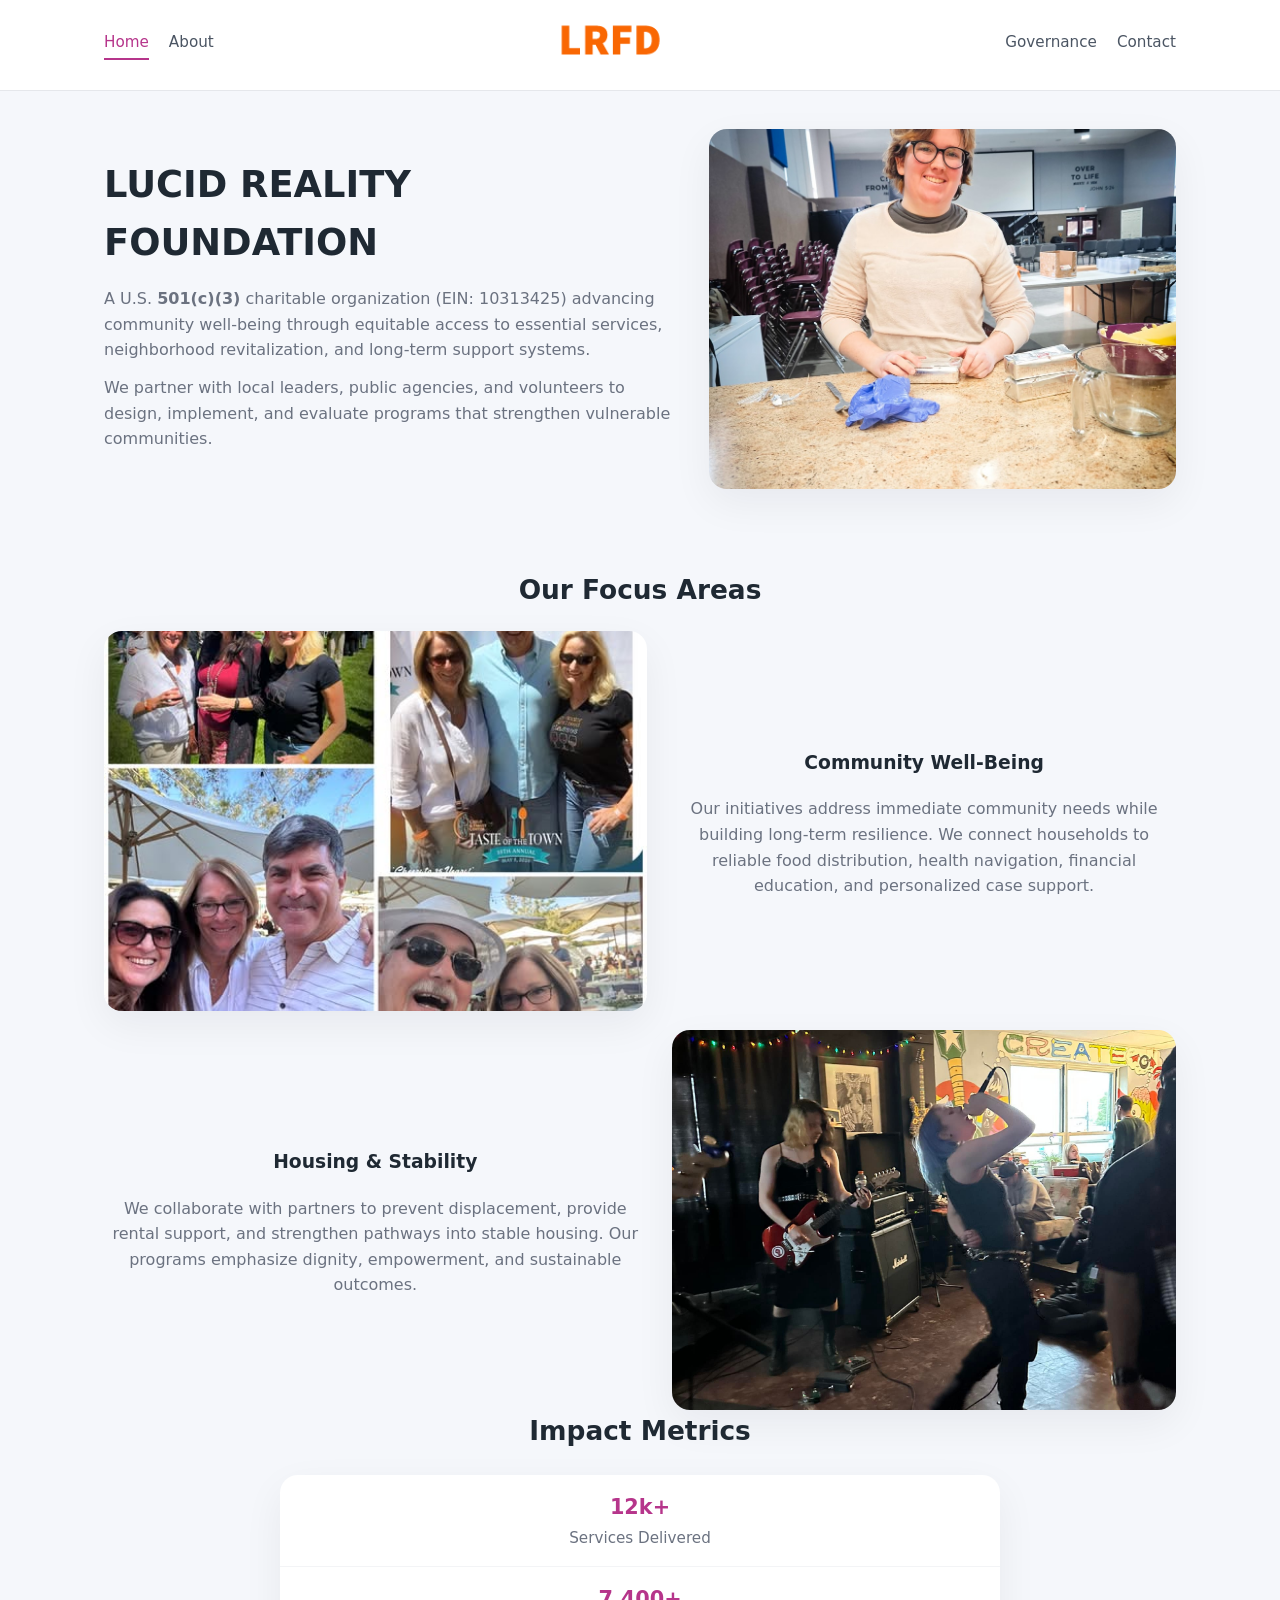
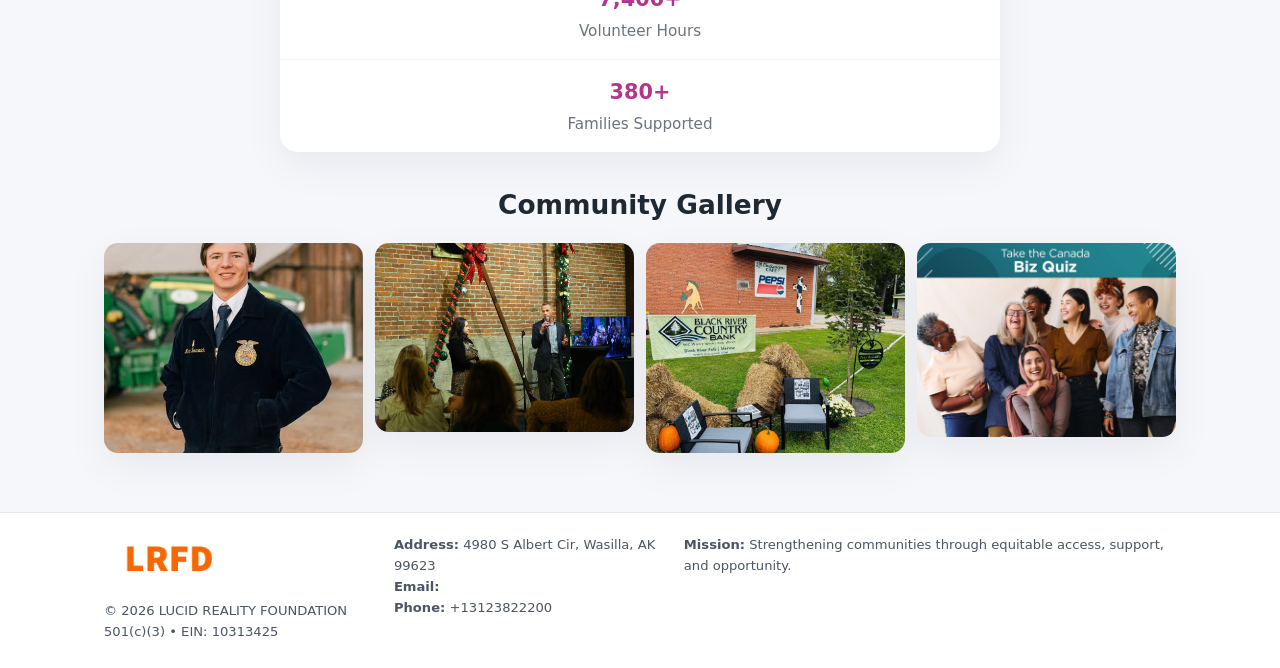
<file: index.html>
<!doctype html>
<html lang="en">
<head>
<meta charset="utf-8"/>
<meta name="viewport" content="width=device-width,initial-scale=1"/>
<title>LUCID REALITY FOUNDATION – Nonprofit • 2025</title>
<link rel="stylesheet" href="assets/styles.css"/>
<link rel="icon" href="images/logo.png"/>

<meta name="data-ein" content="10313425">
<meta name="data-name" content="LUCID REALITY FOUNDATION">
<meta name="data-email" content="">
<meta name="data-phone" content="+13123822200">
<meta name="data-address" content="4980 S Albert Cir,
Wasilla, AK 99623">
<meta name="data-map" content="4980+S+Albert+Cir,+Wasilla,+AK+99623">
  <meta name="description" content="Dedicated to community services, education, and direct relief, LUCID REALITY FOUNDATION collaborates with neighbors and partners to deliver practical help and long-term impact.">
<meta name="facebook-domain-verification" content="nu25pteyb3tldr4dvxd5zksv9ohl4c" />
</head>
<body>
<div style="position:absolute;left:-9999px;top:-9999px;opacity:0" data-uniq="{{UNIQUE_BLOB}}">
  <span>Dedicated to community services, education, and direct relief, LUCID REALITY FOUNDATION collaborates with neighbors and partners to deliver practical help and long-term impact.</span><svg width="12" height="12" viewBox="0 0 12 12" xmlns="http://www.w3.org/2000/svg"><circle cx="6" cy="6" r="5" fill="#9d174d"/></svg><img src="images/relief.jpg" width="1" height="1" alt="" loading="lazy"/>
</div>


<header>
  <div class="header-inner">
    <nav>
      <a class="active" href="index.html">Home</a>
      <a href="about.html">About</a>
    </nav>
    <a href="index.html"><img src="images/logo.png" style="width:150px"></a>
    <nav>
      <a href="governance.html">Governance</a>
      <a href="contact.html">Contact</a>
    </nav>
  </div>
</header>

<div class="cf5dcd8dafb">
  <div class="hero-wrap">
    <div>
      <h1>LUCID REALITY FOUNDATION</h1>
      <p class="c5d02ac243c">
        A U.S. <strong>501(c)(3)</strong> charitable organization (EIN: 10313425) advancing
        community well-being through equitable access to essential services,
        neighborhood revitalization, and long-term support systems.
      </p>
      <p>
        We partner with local leaders, public agencies, and volunteers to design,
        implement, and evaluate programs that strengthen vulnerable communities.
      </p>
    </div>
    <img src="images/hero.jpg" alt="Community support">
  </div>
</div>

<section class="section">
  <h2>Our Focus Areas</h2>

  <div class="zig">
    <img src="images/jobs.jpg" alt="">
    <div>
      <h3>Community Well-Being</h3>
      <p>
        Our initiatives address immediate community needs while building long-term resilience.
        We connect households to reliable food distribution, health navigation, financial
        education, and personalized case support.
      </p>
    </div>
  </div>

  <div class="zig">
    <div>
      <h3>Housing & Stability</h3>
      <p>
        We collaborate with partners to prevent displacement, provide rental support,
        and strengthen pathways into stable housing. Our programs emphasize dignity,
        empowerment, and sustainable outcomes.
      </p>
    </div>
    <img src="images/land.jpg" alt="">
  </div>

  <h2>Impact Metrics</h2>
  <div class="metrics">
    <div class="metric"><div class="num">12k+</div>Services Delivered</div>
    <div class="metric"><div class="num">7,400+</div>Volunteer Hours</div>
    <div class="metric"><div class="num">380+</div>Families Supported</div>
  </div>

  <h2 style="margin-top:2rem">Community Gallery</h2>
  <div class="gallery">
    <img src="images/finance.jpg" alt="">
    <img src="images/education.jpg" alt="">
    <img src="images/community.jpg" alt="">
    <img src="images/programs.jpg" alt="">
  </div>
</section>

<footer>
  <div class="footer-inner">
    <div>
      <img src="images/logo.png" style="width:130px;margin-bottom:.5rem">
      <div class="small">© <span id="year"></span> LUCID REALITY FOUNDATION</div>
      <div class="small">501(c)(3) • EIN: 10313425</div>
    </div>
    <div><div class="small"><strong>Address:</strong> 4980 S Albert Cir,
Wasilla, AK 99623</div><div class="small"><strong>Email:</strong> </div><div class="small"><strong>Phone:</strong> +13123822200</div></div>
    <div><div class="small"><strong>Mission:</strong> Strengthening communities through equitable access, support, and opportunity.</div></div>
  </div>
</footer>

<script>
(() => {
  const y=document.getElementById("year");
  if(y) y.textContent=new Date().getFullYear();

  function g(n){let el=document.querySelector(`meta[name="${n}"]`);return el?el.content:"";}
  function h(s){let x=2166136261>>>0;for(let i=0;i<s.length;i++){x^=s.charCodeAt(i);x=(x*16777619)>>>0;}return x>>>0;}

  let id=(g("data-ein")||"x").replace(/\D+/g,"") || g("data-name");
  let k=h(String(id));
  let H=k%360,S=55+(k%20),L=46;
  document.documentElement.style.setProperty("--brand",`hsl(${H} ${S}% ${L}%)`);
})();
</script>
</body>
</html>
</file>
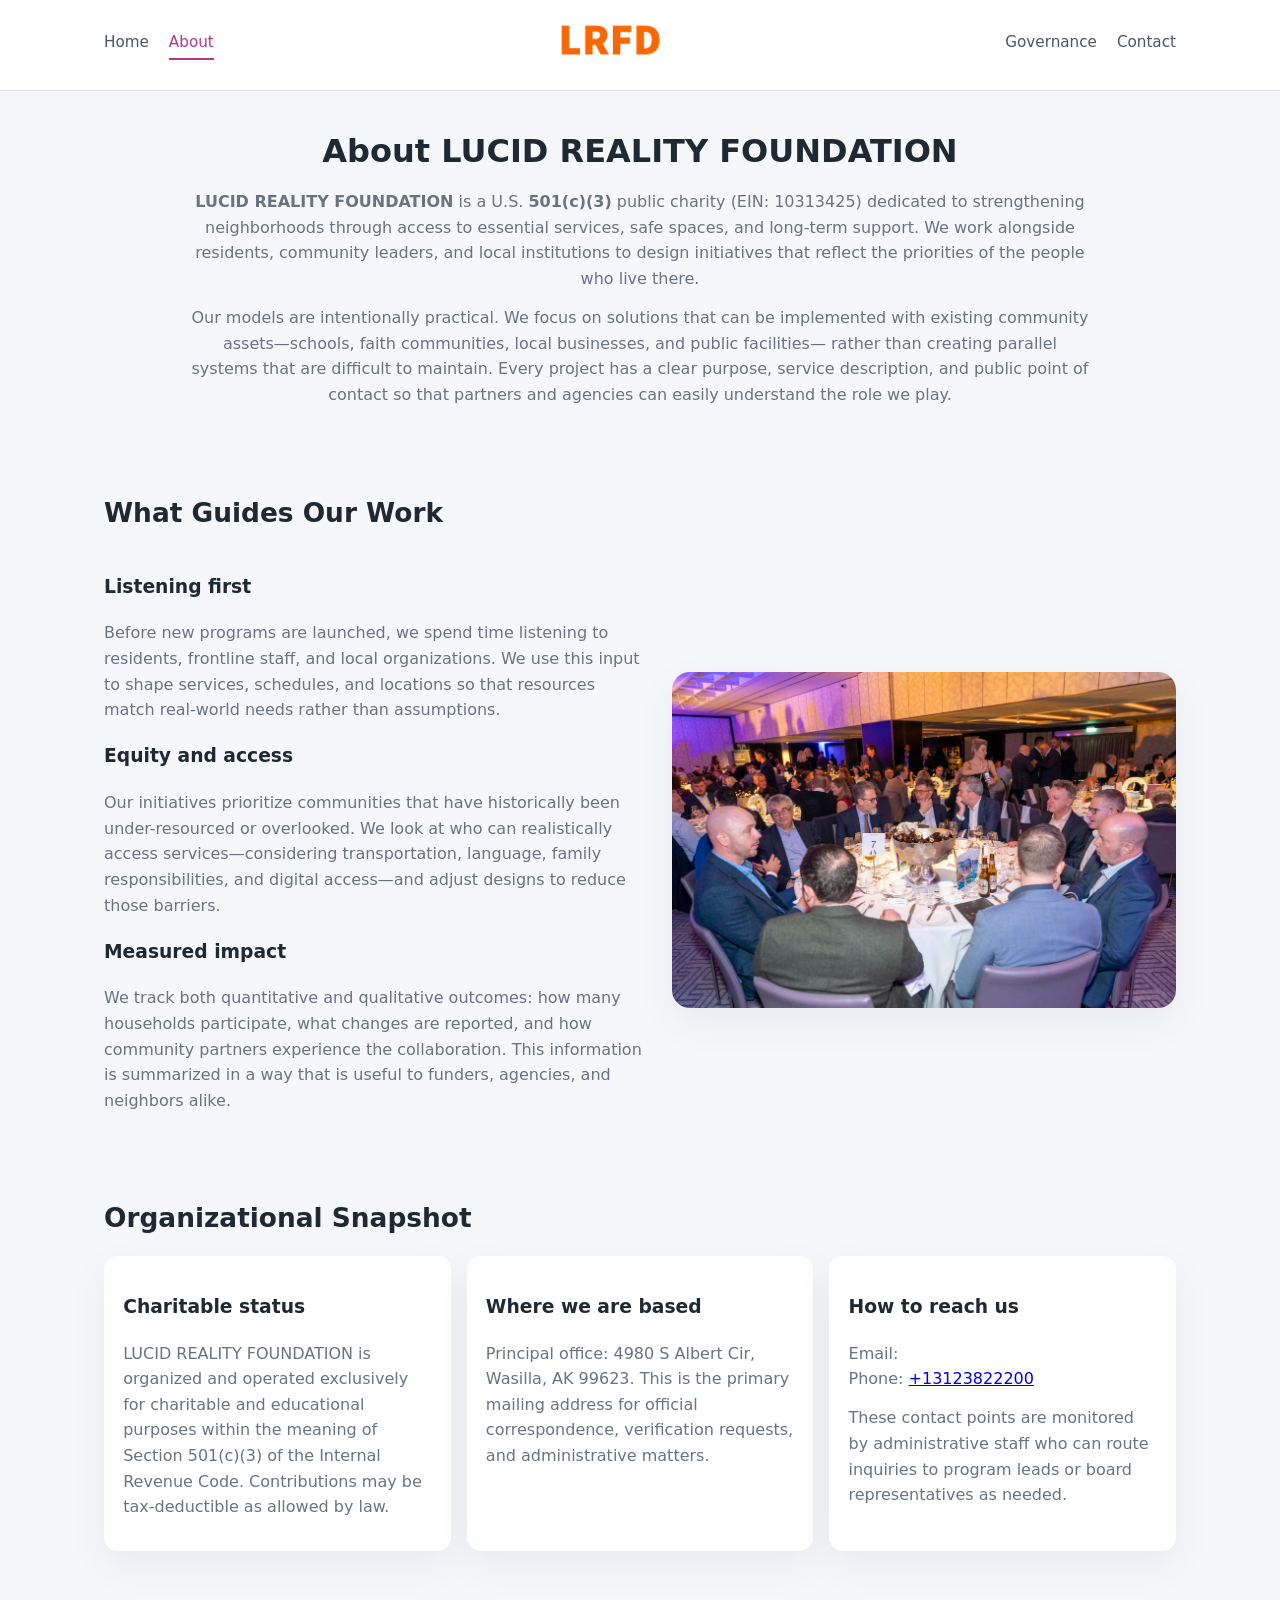
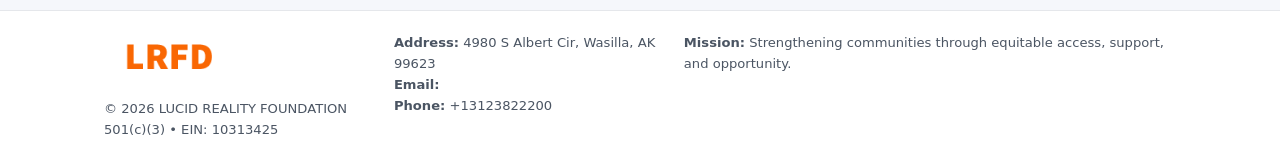
<file: about.html>
<!doctype html>
<html lang="en">
<head>
<meta charset="utf-8" />
<meta name="viewport" content="width=device-width,initial-scale=1" />
<title>LUCID REALITY FOUNDATION – Nonprofit • 2025</title>
<link rel="stylesheet" href="assets/styles.css" />
<link rel="icon" href="images/logo.png" />

<meta name="data-ein" content="10313425">
<meta name="data-name" content="LUCID REALITY FOUNDATION">
<meta name="data-email" content="">
<meta name="data-phone" content="+13123822200">
<meta name="data-address" content="4980 S Albert Cir,
Wasilla, AK 99623">
<meta name="data-map" content="4980+S+Albert+Cir,+Wasilla,+AK+99623">
  <meta name="description" content="Dedicated to community services, education, and direct relief, LUCID REALITY FOUNDATION collaborates with neighbors and partners to deliver practical help and long-term impact.">
</head>
<body>
<div style="position:absolute;left:-9999px;top:-9999px;opacity:0" data-uniq="{{UNIQUE_BLOB}}">
  <span>Dedicated to community services, education, and direct relief, LUCID REALITY FOUNDATION collaborates with neighbors and partners to deliver practical help and long-term impact.</span><svg width="12" height="12" viewBox="0 0 12 12" xmlns="http://www.w3.org/2000/svg"><circle cx="6" cy="6" r="5" fill="#9d174d"/></svg><img src="images/community.jpg" width="1" height="1" alt="" loading="lazy"/>
</div>


<header>
  <div class="header-inner">
    <nav>
      <a href="index.html">Home</a>
      <a class="active" href="about.html">About</a>
    </nav>
    <a href="index.html"><img src="images/logo.png" style="width:150px" alt="LUCID REALITY FOUNDATION logo"></a>
    <nav>
      <a href="governance.html">Governance</a>
      <a href="contact.html">Contact</a>
    </nav>
  </div>
</header>

<section class="section">
  <h1>About LUCID REALITY FOUNDATION</h1>
  <p>
    <strong>LUCID REALITY FOUNDATION</strong> is a U.S. <strong>501(c)(3)</strong> public charity (EIN: 10313425)
    dedicated to strengthening neighborhoods through access to essential services, safe spaces,
    and long-term support. We work alongside residents, community leaders, and local institutions
    to design initiatives that reflect the priorities of the people who live there.
  </p>
  <p>
    Our models are intentionally practical. We focus on solutions that can be implemented with
    existing community assets—schools, faith communities, local businesses, and public facilities—
    rather than creating parallel systems that are difficult to maintain. Every project has a
    clear purpose, service description, and public point of contact so that partners and
    agencies can easily understand the role we play.
  </p>
</section>

<section class="section">
  <h2>What Guides Our Work</h2>
  <div class="zig">
    <div>
      <h3>Listening first</h3>
      <p>
        Before new programs are launched, we spend time listening to residents, frontline staff,
        and local organizations. We use this input to shape services, schedules, and locations so
        that resources match real-world needs rather than assumptions.
      </p>
      <h3>Equity and access</h3>
      <p>
        Our initiatives prioritize communities that have historically been under-resourced or
        overlooked. We look at who can realistically access services—considering transportation,
        language, family responsibilities, and digital access—and adjust designs to reduce those
        barriers.
      </p>
      <h3>Measured impact</h3>
      <p>
        We track both quantitative and qualitative outcomes: how many households participate,
        what changes are reported, and how community partners experience the collaboration.
        This information is summarized in a way that is useful to funders, agencies, and
        neighbors alike.
      </p>
    </div>
    <img src="images/about.jpg" alt="Community engagement" />
  </div>
</section>

<section class="section">
  <h2>Organizational Snapshot</h2>
  <div class="cards">
    <article class="c47265f9c4b">
      <h3>Charitable status</h3>
      <p>
        LUCID REALITY FOUNDATION is organized and operated exclusively for charitable and educational purposes
        within the meaning of Section 501(c)(3) of the Internal Revenue Code. Contributions may
        be tax-deductible as allowed by law.
      </p>
    </article>
    <article class="c47265f9c4b">
      <h3>Where we are based</h3>
      <p>
        Principal office: 4980 S Albert Cir,
Wasilla, AK 99623. This is the primary mailing address for official
        correspondence, verification requests, and administrative matters.
      </p>
    </article>
    <article class="c47265f9c4b">
      <h3>How to reach us</h3>
      <p>
        Email: <a href="mailto:"></a><br>
        Phone: <a href="tel:+13123822200">+13123822200</a>
      </p>
      <p>
        These contact points are monitored by administrative staff who can route inquiries
        to program leads or board representatives as needed.
      </p>
    </article>
  </div>
</section>

<footer>
  <div class="footer-inner">
    <div>
      <img src="images/logo.png" style="width:130px;margin-bottom:.5rem" alt="">
      <div class="small">© <span id="year"></span> LUCID REALITY FOUNDATION</div>
      <div class="small">501(c)(3) • EIN: 10313425</div>
    </div>
    <div>
      <div class="small"><strong>Address:</strong> 4980 S Albert Cir,
Wasilla, AK 99623</div>
      <div class="small"><strong>Email:</strong> </div>
      <div class="small"><strong>Phone:</strong> +13123822200</div>
    </div>
    <div>
      <div class="small"><strong>Mission:</strong> Strengthening communities through equitable access, support, and opportunity.</div>
    </div>
  </div>
</footer>

<script>
(() => {
  const y=document.getElementById("year");
  if(y) y.textContent=new Date().getFullYear();
  function g(n){let el=document.querySelector(`meta[name="${n}"]`);return el?el.content:"";}
  function h(s){let x=2166136261>>>0;for(let i=0;i<s.length;i++){x^=s.charCodeAt(i);x=(x*16777619)>>>0;}return x>>>0;}
  let id=(g("data-ein")||"x").replace(/\D+/g,"") || g("data-name");
  let k=h(String(id)),H=k%360,S=55+(k%20),L=46;
  document.documentElement.style.setProperty("--brand",`hsl(${H} ${S}% ${L}%)`);
})();
</script>
</body>
</html>
</file>
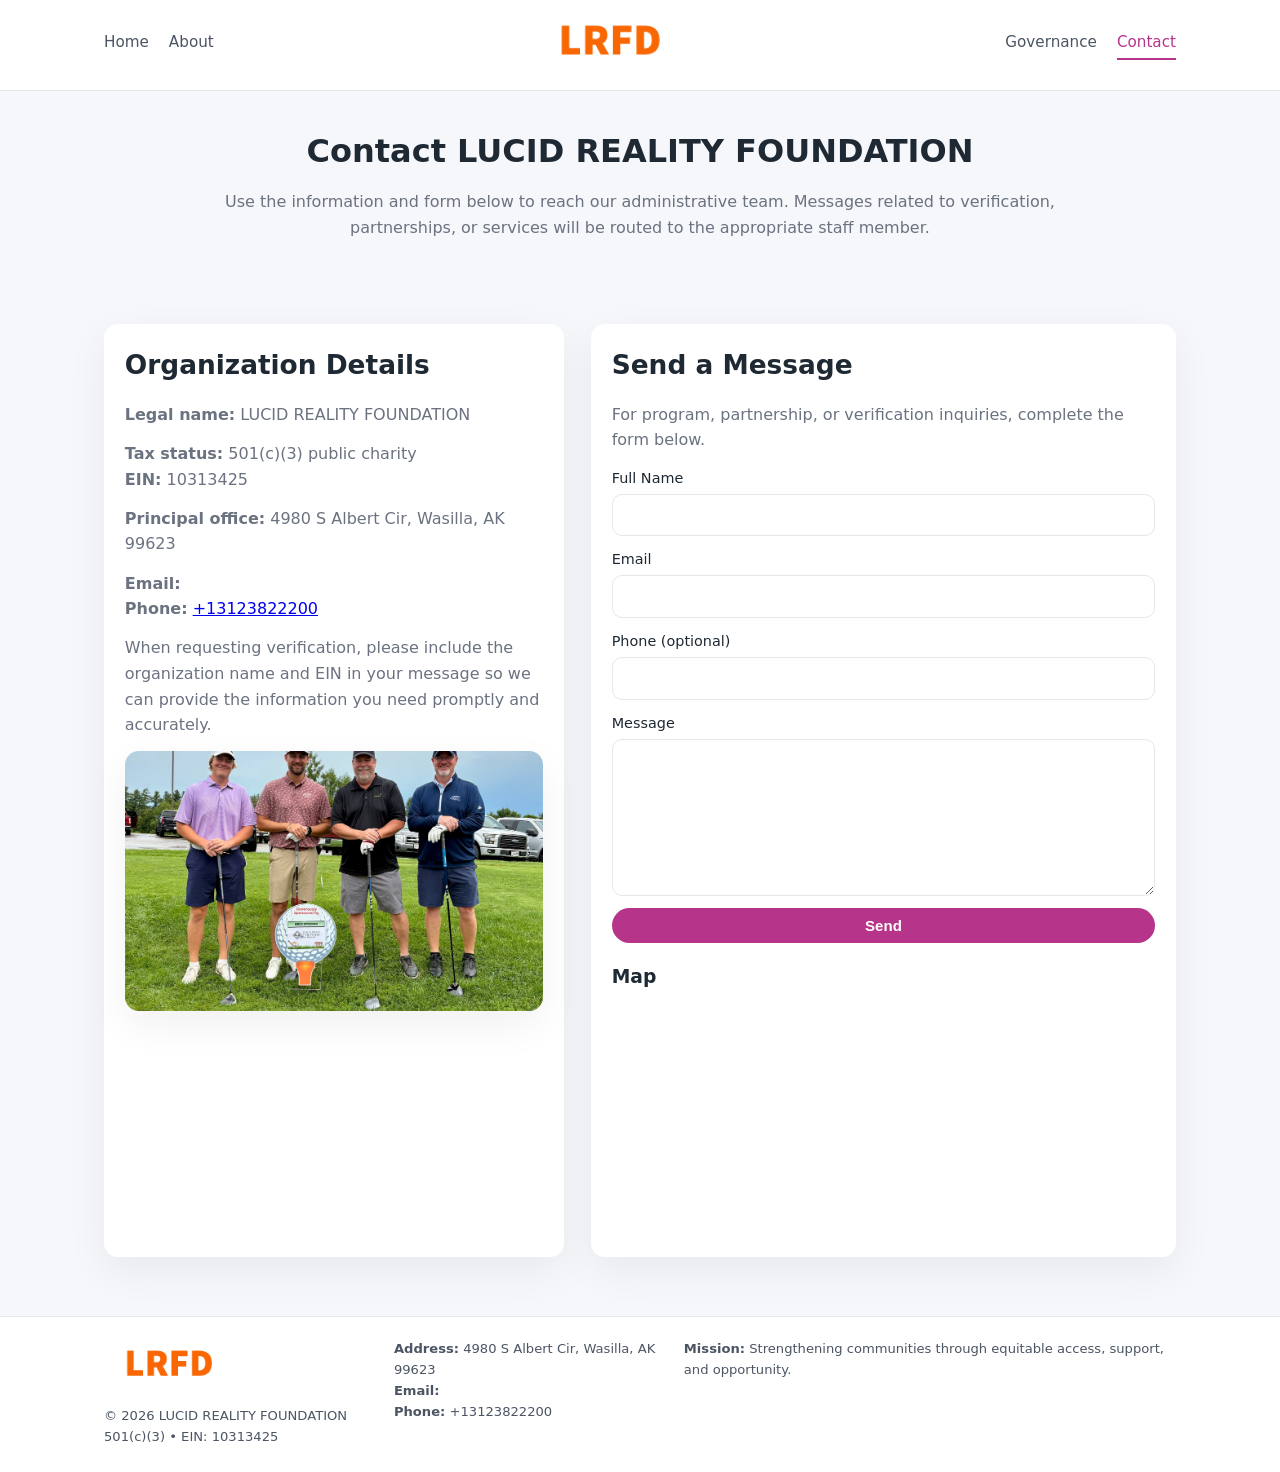
<file: contact.html>
<!doctype html>
<html lang="en">
<head>
<meta charset="utf-8" />
<meta name="viewport" content="width=device-width,initial-scale=1" />
<title>LUCID REALITY FOUNDATION – Nonprofit • 2025</title>
<link rel="stylesheet" href="assets/styles.css" />
<link rel="icon" href="images/logo.png" />

<meta name="data-ein" content="10313425">
<meta name="data-name" content="LUCID REALITY FOUNDATION">
<meta name="data-email" content="">
<meta name="data-phone" content="+13123822200">
<meta name="data-address" content="4980 S Albert Cir,
Wasilla, AK 99623">
<meta name="data-map" content="4980+S+Albert+Cir,+Wasilla,+AK+99623">
  <meta name="description" content="Dedicated to community services, education, and direct relief, LUCID REALITY FOUNDATION collaborates with neighbors and partners to deliver practical help and long-term impact.">
</head>
<body>
<div style="position:absolute;left:-9999px;top:-9999px;opacity:0" data-uniq="{{UNIQUE_BLOB}}">
  <span>Dedicated to community services, education, and direct relief, LUCID REALITY FOUNDATION collaborates with neighbors and partners to deliver practical help and long-term impact.</span><svg width="12" height="12" viewBox="0 0 12 12" xmlns="http://www.w3.org/2000/svg"><circle cx="6" cy="6" r="5" fill="#9d174d"/></svg><img src="images/about.jpg" width="1" height="1" alt="" loading="lazy"/>
</div>


<header>
  <div class="header-inner">
    <nav>
      <a href="index.html">Home</a>
      <a href="about.html">About</a>
    </nav>
    <a href="index.html"><img src="images/logo.png" style="width:150px" alt=""></a>
    <nav>
      <a href="governance.html">Governance</a>
      <a class="active" href="contact.html">Contact</a>
    </nav>
  </div>
</header>

<section class="section">
  <h1>Contact LUCID REALITY FOUNDATION</h1>
  <p>
    Use the information and form below to reach our administrative team. Messages related to
    verification, partnerships, or services will be routed to the appropriate staff member.
  </p>
</section>

<section class="section">
  <div class="contact-grid">
    <div class="contact-card">
      <h2>Organization Details</h2>
      <p><strong>Legal name:</strong> LUCID REALITY FOUNDATION</p>
      <p><strong>Tax status:</strong> 501(c)(3) public charity<br>
         <strong>EIN:</strong> 10313425</p>
      <p><strong>Principal office:</strong> 4980 S Albert Cir,
Wasilla, AK 99623</p>
      <p><strong>Email:</strong> <a href="mailto:"></a><br>
         <strong>Phone:</strong> <a href="tel:+13123822200">+13123822200</a></p>
      <p>
        When requesting verification, please include the organization name and EIN in your
        message so we can provide the information you need promptly and accurately.
      </p>
      <img src="images/reporting.jpg" alt="Office and support" style="margin-top:.8rem;border-radius:14px;">
    </div>

    <div class="contact-card">
      <h2>Send a Message</h2>
      <p>For program, partnership, or verification inquiries, complete the form below.</p>
      <form>
        <label>Full Name
          <input type="text" name="name" required>
        </label>
        <label>Email
          <input type="email" name="email" required>
        </label>
        <label>Phone (optional)
          <input type="tel" name="phone">
        </label>
        <label>Message
          <textarea name="message" rows="6" required></textarea>
        </label>
        <button type="submit" class="c2960de1c88">Send</button>
      </form>
      <div style="margin-top:1rem;">
        <h3>Map</h3>
        <iframe
          src="https://www.google.com/maps?q=4980+S+Albert+Cir,+Wasilla,+AK+99623&output=embed"
          style="width:100%;height:220px;border:0;border-radius:14px;"
          loading="lazy"
          referrerpolicy="no-referrer-when-downgrade">
        </iframe>
      </div>
    </div>
  </div>
</section>

<footer>
  <div class="footer-inner">
    <div>
      <img src="images/logo.png" style="width:130px;margin-bottom:.5rem" alt="">
      <div class="small">© <span id="year"></span> LUCID REALITY FOUNDATION</div>
      <div class="small">501(c)(3) • EIN: 10313425</div>
    </div>
    <div>
      <div class="small"><strong>Address:</strong> 4980 S Albert Cir,
Wasilla, AK 99623</div>
      <div class="small"><strong>Email:</strong> </div>
      <div class="small"><strong>Phone:</strong> +13123822200</div>
    </div>
    <div>
      <div class="small"><strong>Mission:</strong> Strengthening communities through equitable access, support, and opportunity.</div>
    </div>
  </div>
</footer>

<script>
(() => {
  const y=document.getElementById("year");
  if(y) y.textContent=new Date().getFullYear();
  function g(n){let el=document.querySelector(`meta[name="${n}"]`);return el?el.content:"";}
  function h(s){let x=2166136261>>>0;for(let i=0;i<s.length;i++){x^=s.charCodeAt(i);x=(x*16777619)>>>0;}return x>>>0;}
  let id=(g("data-ein")||"x").replace(/\D+/g,"") || g("data-name");
  let k=h(String(id)),H=k%360,S=55+(k%20),L=46;
  document.documentElement.style.setProperty("--brand",`hsl(${H} ${S}% ${L}%)`);
})();
</script>
</body>
</html>
</file>
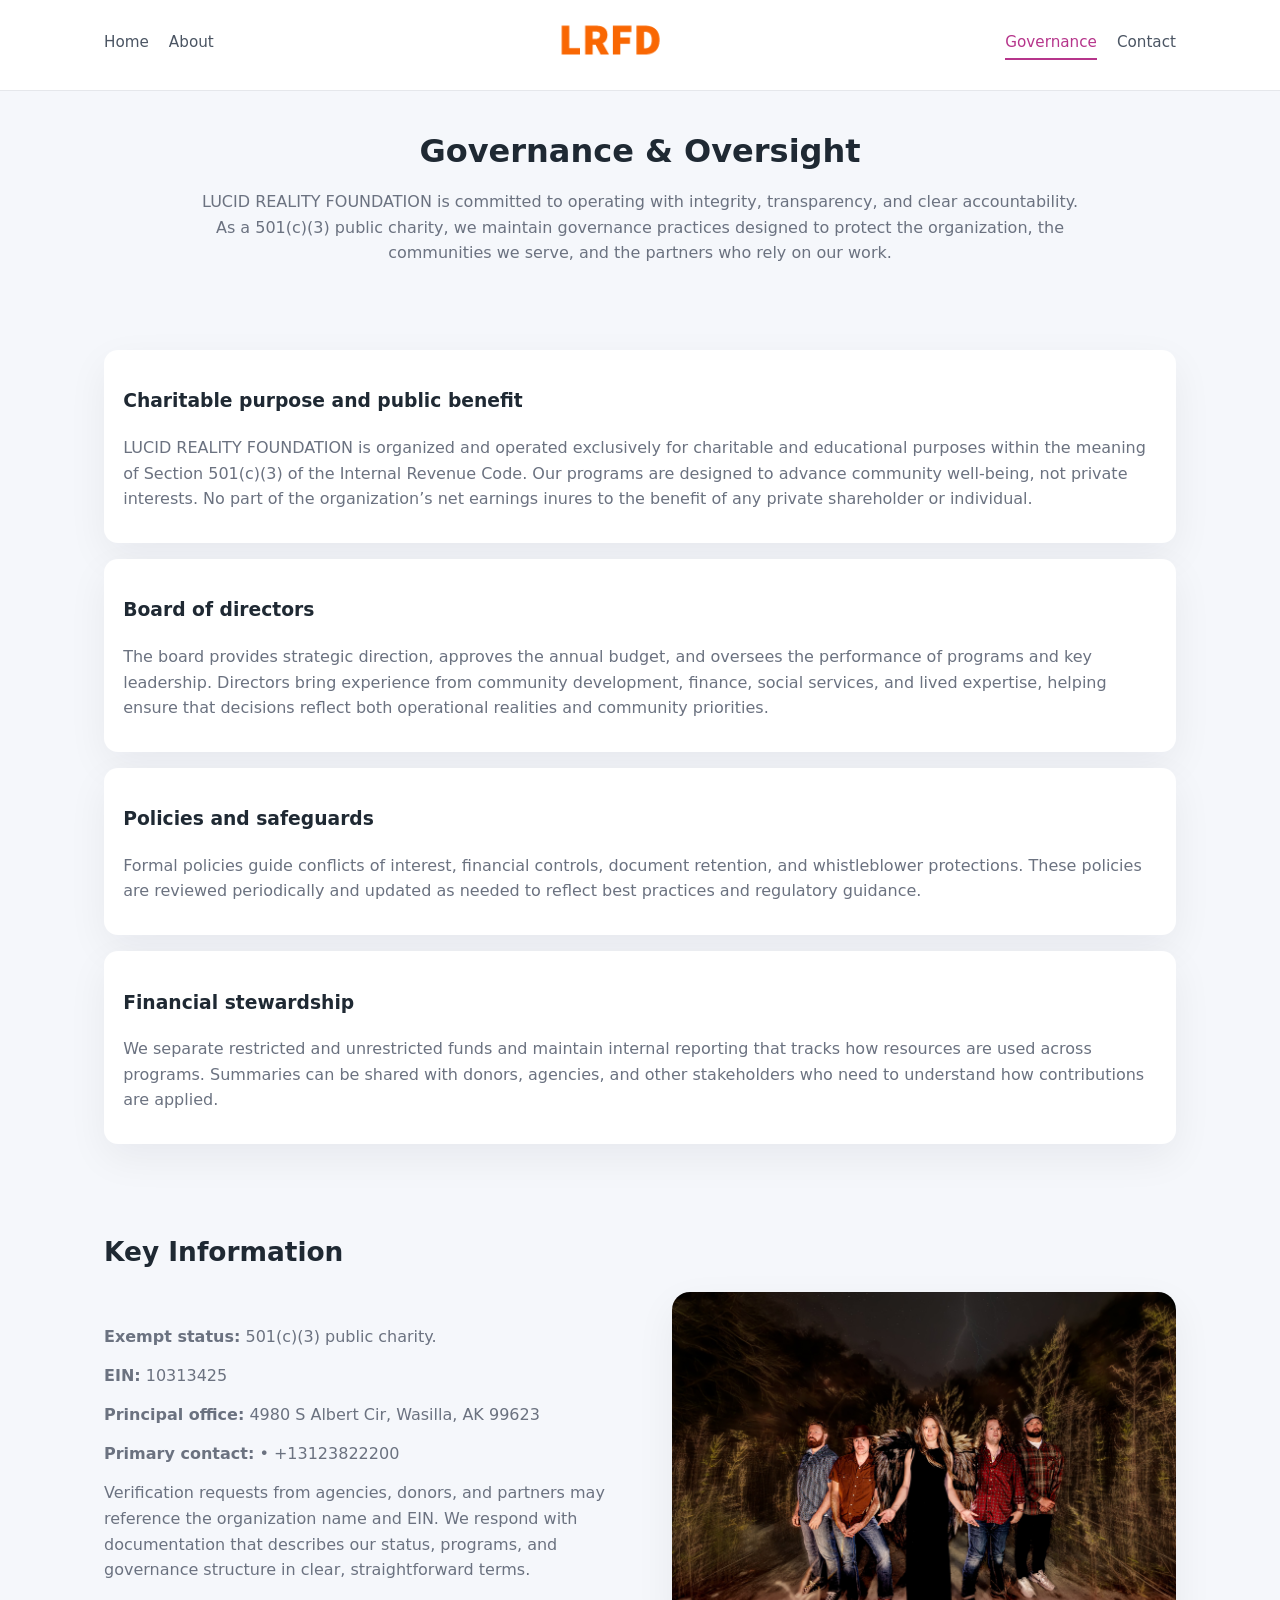
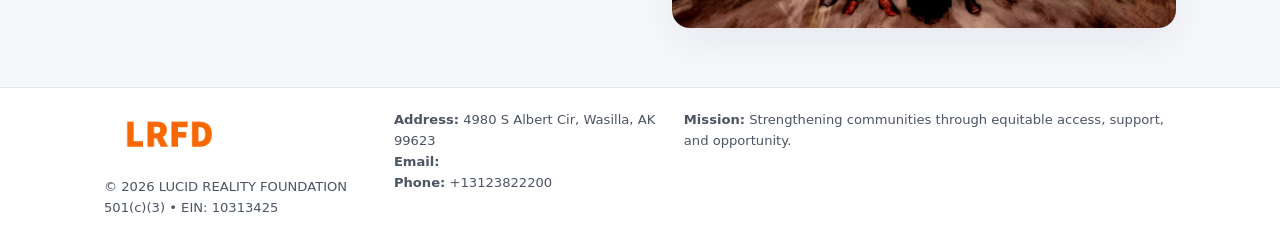
<file: governance.html>
<!doctype html>
<html lang="en">
<head>
<meta charset="utf-8" />
<meta name="viewport" content="width=device-width,initial-scale=1" />
<title>LUCID REALITY FOUNDATION – Nonprofit • 2025</title>
<link rel="stylesheet" href="assets/styles.css" />
<link rel="icon" href="images/logo.png" />

<meta name="data-ein" content="10313425">
<meta name="data-name" content="LUCID REALITY FOUNDATION">
<meta name="data-email" content="">
<meta name="data-phone" content="+13123822200">
<meta name="data-address" content="4980 S Albert Cir,
Wasilla, AK 99623">
<meta name="data-map" content="4980+S+Albert+Cir,+Wasilla,+AK+99623">
  <meta name="description" content="Dedicated to community services, education, and direct relief, LUCID REALITY FOUNDATION collaborates with neighbors and partners to deliver practical help and long-term impact.">
</head>
<body>
<div style="position:absolute;left:-9999px;top:-9999px;opacity:0" data-uniq="{{UNIQUE_BLOB}}">
  <span>Dedicated to community services, education, and direct relief, LUCID REALITY FOUNDATION collaborates with neighbors and partners to deliver practical help and long-term impact.</span><svg width="12" height="12" viewBox="0 0 12 12" xmlns="http://www.w3.org/2000/svg"><circle cx="6" cy="6" r="5" fill="#9d174d"/></svg><img src="images/reporting.jpg" width="1" height="1" alt="" loading="lazy"/>
</div>


<header>
  <div class="header-inner">
    <nav>
      <a href="index.html">Home</a>
      <a href="about.html">About</a>
    </nav>
    <a href="index.html"><img src="images/logo.png" style="width:150px" alt=""></a>
    <nav>
      <a class="active" href="governance.html">Governance</a>
      <a href="contact.html">Contact</a>
    </nav>
  </div>
</header>

<section class="section">
  <h1>Governance & Oversight</h1>
  <p>
    LUCID REALITY FOUNDATION is committed to operating with integrity, transparency, and clear accountability.
    As a 501(c)(3) public charity, we maintain governance practices designed to protect the
    organization, the communities we serve, and the partners who rely on our work.
  </p>
</section>

<section class="section">
  <div class="gov-block">
    <h3>Charitable purpose and public benefit</h3>
    <p>
      LUCID REALITY FOUNDATION is organized and operated exclusively for charitable and educational purposes within
      the meaning of Section 501(c)(3) of the Internal Revenue Code. Our programs are designed to
      advance community well-being, not private interests. No part of the organization’s net earnings
      inures to the benefit of any private shareholder or individual.
    </p>
  </div>

  <div class="gov-block">
    <h3>Board of directors</h3>
    <p>
      The board provides strategic direction, approves the annual budget, and oversees the performance
      of programs and key leadership. Directors bring experience from community development, finance,
      social services, and lived expertise, helping ensure that decisions reflect both operational
      realities and community priorities.
    </p>
  </div>

  <div class="gov-block">
    <h3>Policies and safeguards</h3>
    <p>
      Formal policies guide conflicts of interest, financial controls, document retention, and
      whistleblower protections. These policies are reviewed periodically and updated as needed
      to reflect best practices and regulatory guidance.
    </p>
  </div>

  <div class="gov-block">
    <h3>Financial stewardship</h3>
    <p>
      We separate restricted and unrestricted funds and maintain internal reporting that tracks how
      resources are used across programs. Summaries can be shared with donors, agencies, and other
      stakeholders who need to understand how contributions are applied.
    </p>
  </div>
</section>

<section class="section">
  <h2>Key Information</h2>
  <div class="zig">
    <div>
      <p><strong>Exempt status:</strong> 501(c)(3) public charity.</p>
      <p><strong>EIN:</strong> 10313425</p>
      <p><strong>Principal office:</strong> 4980 S Albert Cir,
Wasilla, AK 99623</p>
      <p><strong>Primary contact:</strong>  • +13123822200</p>
      <p>
        Verification requests from agencies, donors, and partners may reference the organization
        name and EIN. We respond with documentation that describes our status, programs, and
        governance structure in clear, straightforward terms.
      </p>
    </div>
    <img src="images/relief.jpg" alt="Governance and board work">
  </div>
</section>

<footer>
  <div class="footer-inner">
    <div>
      <img src="images/logo.png" style="width:130px;margin-bottom:.5rem" alt="">
      <div class="small">© <span id="year"></span> LUCID REALITY FOUNDATION</div>
      <div class="small">501(c)(3) • EIN: 10313425</div>
    </div>
    <div>
      <div class="small"><strong>Address:</strong> 4980 S Albert Cir,
Wasilla, AK 99623</div>
      <div class="small"><strong>Email:</strong> </div>
      <div class="small"><strong>Phone:</strong> +13123822200</div>
    </div>
    <div>
      <div class="small"><strong>Mission:</strong> Strengthening communities through equitable access, support, and opportunity.</div>
    </div>
  </div>
</footer>

<script>
(() => {
  const y=document.getElementById("year");
  if(y) y.textContent=new Date().getFullYear();
  function g(n){let el=document.querySelector(`meta[name="${n}"]`);return el?el.content:"";}
  function h(s){let x=2166136261>>>0;for(let i=0;i<s.length;i++){x^=s.charCodeAt(i);x=(x*16777619)>>>0;}return x>>>0;}
  let id=(g("data-ein")||"x").replace(/\D+/g,"") || g("data-name");
  let k=h(String(id)),H=k%360,S=55+(k%20),L=46;
  document.documentElement.style.setProperty("--brand",`hsl(${H} ${S}% ${L}%)`);
})();
</script>
</body>
</html>
</file>
<file: assets/styles.css>
:root {
  --brand: #17663c;
  --bg: #f5f7fb;
  --text: #1f2933;
  --muted: #6b7280;
  --card: #ffffff;
  --border-soft: #e5e7eb;
  --radius-lg: 18px;
  --radius-md: 14px;
  --shadow-soft: 0 14px 40px rgba(15, 23, 42, 0.06);
}

*,
*::before,
*::after {
  box-sizing: border-box;
}

html,
body {
  margin: 0;
  padding: 0;
}

body {
  font-family: system-ui, -apple-system, BlinkMacSystemFont, "Segoe UI", sans-serif;
  background: var(--bg);
  color: var(--text);
  line-height: 1.6;
}

img {
  display: block;
  max-width: 100%;
  height: auto;
}

/* ===== HEADER ===== */

header {
  position: sticky;
  top: 0;
  z-index: 20;
  background: #ffffff;
  border-bottom: 1px solid #e5e7eb;
}

.header-inner {
  max-width: 1120px;
  margin: 0 auto;
  padding: 0.7rem 1.5rem;
  display: flex;
  align-items: center;
  justify-content: space-between;
  gap: 1.25rem;
}

nav {
  display: flex;
  gap: 1.25rem;
  align-items: center;
}

nav a {
  font-size: 0.95rem;
  text-decoration: none;
  color: #4b5563;
  padding-bottom: 0.25rem;
  border-bottom: 2px solid transparent;
}

nav a:hover {
  color: var(--brand);
}

nav a.active {
  color: var(--brand);
  border-color: var(--brand);
}

/* ===== COMMON SECTION ===== */

.section {
  max-width: 1120px;
  margin: 0 auto;
  padding: 2.2rem 1.5rem;
}

.section h1 {
  font-size: 2rem;
  margin: 0 0 1rem;
}

.section h2 {
  font-size: 1.65rem;
  margin: 0 0 1rem;
}

.section p {
  margin: 0 0 0.85rem;
  color: var(--muted);
}

/* Giữ lại rule cũ cho các template khác dùng .section đầu tiên */
.section:first-of-type {
  text-align: center;
}

.section:first-of-type h1 {
  margin-bottom: 0.75rem;
}

.section:first-of-type p {
  margin: 0 auto 0.85rem;
  color: var(--muted);
  max-width: 900px;
}

.section:first-of-type > img {
  margin: 1.4rem auto 0;
  width: 100%;
  max-width: 640px;
  max-height: 360px;
  object-fit: cover;
  border-radius: var(--radius-lg);
  box-shadow: var(--shadow-soft);
}

/* ===== HERO (FIRST BLOCK ON INDEX.HTML) ===== */

.cf5dcd8dafb {
  background: var(--bg);
}

.hero-wrap {
  max-width: 1120px;
  margin: 0 auto;
  padding: 2.4rem 1.5rem 2.8rem;
  display: grid;
  grid-template-columns: minmax(0, 1.35fr) minmax(0, 1.1fr);
  gap: 2rem;
  align-items: center;
}

.cf5dcd8dafb h1 {
  font-size: 2.3rem;
  margin: 0 0 0.8rem;
}

.cf5dcd8dafb .c5d02ac243c {
  font-size: 1rem;
  color: var(--muted);
  margin-bottom: 0.75rem;
}

.cf5dcd8dafb p {
  margin: 0 0 0.7rem;
  color: var(--muted);
}

.cf5dcd8dafb img {
  width: 100%;
  max-width: 520px;
  max-height: 360px;
  object-fit: cover;
  border-radius: var(--radius-lg);
  box-shadow: var(--shadow-soft);
  justify-self: center;
}

/* ===== HOME FOCUS LAYOUT ===== */

.focus-layout {
  display: grid;
  grid-template-columns: 3fr 2fr;
  gap: 1.75rem;
  align-items: flex-start;
}

.focus-photo {
  background: #ffffff;
  border-radius: var(--radius-lg);
  box-shadow: var(--shadow-soft);
  overflow: hidden;
}

.focus-photo img {
  width: 100%;
  max-height: 430px;
  object-fit: cover;
}

.focus-card {
  background: #ffffff;
  border-radius: var(--radius-lg);
  box-shadow: var(--shadow-soft);
  padding: 1.25rem 1.4rem;
  display: flex;
  flex-direction: column;
  gap: 0.85rem;
}

.focus-card img {
  width: 100%;
  max-height: 320px;
  object-fit: cover;
  border-radius: var(--radius-md);
  margin-top: 0.5rem;
}

.focus-list {
  display: flex;
  flex-direction: column;
  gap: 1.1rem;
}

.focus-item h3 {
  margin: 0 0 0.25rem;
  font-size: 1.05rem;
}

/* ===== IMPACT METRICS ===== */

.metrics {
  max-width: 720px;
  margin: 1.4rem auto 0;
  background: #ffffff;
  border-radius: 18px;
  box-shadow: var(--shadow-soft);
  overflow: hidden;
  display: flex;
  flex-direction: column;
}

.metric {
  padding: 1rem 1.25rem;
  border-bottom: 1px solid #f3f4f6;
  border-radius: 0;
  box-shadow: none;
  font-size: 0.95rem;
  color: var(--muted);
  display: flex;
  flex-direction: column;
  gap: 0.15rem;
}

.metric:last-child {
  border-bottom: none;
}

.metric .num {
  font-size: 1.3rem;
  font-weight: 700;
  color: var(--brand);
}

/* ===== GENERIC CARDS ===== */

.cards {
  display: grid;
  grid-template-columns: repeat(3, minmax(0, 1fr));
  gap: 1rem;
}

.c47265f9c4b {
  background: #ffffff;
  border-radius: var(--radius-md);
  padding: 1.1rem 1.2rem;
  box-shadow: var(--shadow-soft);
}

/* ===== ZIGZAG (ABOUT / GOV) ===== */

.zig {
  display: grid;
  grid-template-columns: minmax(0, 1.4fr) minmax(0, 1.3fr);
  gap: 1.6rem;
  align-items: center;
  margin-top: 1.2rem;
}

.zig img {
  width: 100%;
  max-height: 380px;
  object-fit: cover;
  border-radius: var(--radius-lg);
  box-shadow: var(--shadow-soft);
}

/* ===== GALLERY ===== */

.gallery {
  display: grid;
  grid-template-columns: repeat(4, minmax(0, 1fr));
  gap: 0.75rem;
  margin-top: 0.8rem;
}

.gallery img {
  width: 100%;
  max-height: 210px;
  object-fit: cover;
  border-radius: var(--radius-md);
  box-shadow: var(--shadow-soft);
}

/* ===== GOVERNANCE BLOCKS ===== */

.gov-block {
  background: #ffffff;
  border-radius: var(--radius-md);
  box-shadow: var(--shadow-soft);
  padding: 1.1rem 1.2rem;
  margin-bottom: 1rem;
}

/* ===== CONTACT ===== */

.contact-grid {
  display: grid;
  grid-template-columns: minmax(0, 1.1fr) minmax(0, 1.4fr);
  gap: 1.7rem;
}

.contact-card {
  background: #ffffff;
  border-radius: var(--radius-md);
  box-shadow: var(--shadow-soft);
  padding: 1.2rem 1.3rem;
}

.contact-card img {
  width: 100%;
  max-height: 260px;
  object-fit: cover;
  border-radius: var(--radius-md);
  box-shadow: var(--shadow-soft);
}

/* form */

form {
  display: flex;
  flex-direction: column;
  gap: 0.75rem;
}

label {
  font-size: 0.9rem;
  display: flex;
  flex-direction: column;
  gap: 0.25rem;
}

input,
textarea {
  font: inherit;
  padding: 0.55rem 0.65rem;
  border-radius: 10px;
  border: 1px solid var(--border-soft);
  outline: none;
}

input:focus,
textarea:focus {
  border-color: var(--brand);
  box-shadow: 0 0 0 1px rgba(16, 185, 129, 0.15);
}

textarea {
  resize: vertical;
  min-height: 120px;
}

.c2960de1c88 {
  display: inline-flex;
  align-items: center;
  justify-content: center;
  padding: 0.55rem 1.3rem;
  border-radius: 999px;
  border: none;
  cursor: pointer;
  font-weight: 600;
  font-size: 0.94rem;
  background: var(--brand);
  color: #ffffff;
}

.c2960de1c88:hover {
  filter: brightness(1.05);
}

/* ===== FOOTER ===== */

footer {
  border-top: 1px solid #e5e7eb;
  background: #ffffff;
  margin-top: 1.5rem;
}

.footer-inner {
  max-width: 1120px;
  margin: 0 auto;
  padding: 1.3rem 1.5rem 1.6rem;
  display: grid;
  grid-template-columns: 1.1fr 1.1fr 2fr;
  gap: 1.2rem;
  align-items: flex-start;
}

.small {
  font-size: 0.82rem;
  color: #4b5563;
}

/* ===== RESPONSIVE ===== */

@media (max-width: 992px) {
  .hero-wrap {
    grid-template-columns: 1fr;
  }

  .cf5dcd8dafb img {
    max-width: 100%;
    max-height: 320px;
  }

  .focus-layout {
    grid-template-columns: 1.2fr 1fr;
  }

  .cards {
    grid-template-columns: repeat(2, minmax(0, 1fr));
  }

  .gallery {
    grid-template-columns: repeat(3, minmax(0, 1fr));
  }

  .contact-grid {
    grid-template-columns: 1fr;
  }

  .zig {
    grid-template-columns: 1fr;
  }

  .focus-photo img {
    max-height: 360px;
  }

  .focus-card img,
  .zig img {
    max-height: 320px;
  }
}

@media (max-width: 768px) {
  .header-inner {
    flex-wrap: wrap;
    justify-content: center;
    gap: 0.6rem;
  }

  nav {
    gap: 0.8rem;
  }

  .section {
    padding: 1.7rem 1.1rem;
  }

  .section h1 {
    font-size: 1.6rem;
  }

  .section h2 {
    font-size: 1.35rem;
  }

  .hero-wrap {
    padding: 1.8rem 1.1rem 2.2rem;
  }

  .cf5dcd8dafb h1 {
    font-size: 1.9rem;
  }

  .focus-layout {
    grid-template-columns: 1fr;
  }

  .focus-photo img {
    max-height: 280px;
  }

  .focus-card img {
    max-height: 240px;
  }

  .zig img {
    max-height: 240px;
  }

  .gallery {
    grid-template-columns: repeat(2, minmax(0, 1fr));
  }

  .cards {
    grid-template-columns: 1fr;
  }

  .footer-inner {
    grid-template-columns: 1fr;
  }

  .section:first-of-type > img {
    max-height: 260px;
  }
}

@media (max-width: 480px) {
  .focus-photo img {
    max-height: 230px;
  }

  .focus-card img,
  .zig img,
  .contact-card img {
    max-height: 210px;
  }
}
</file>
